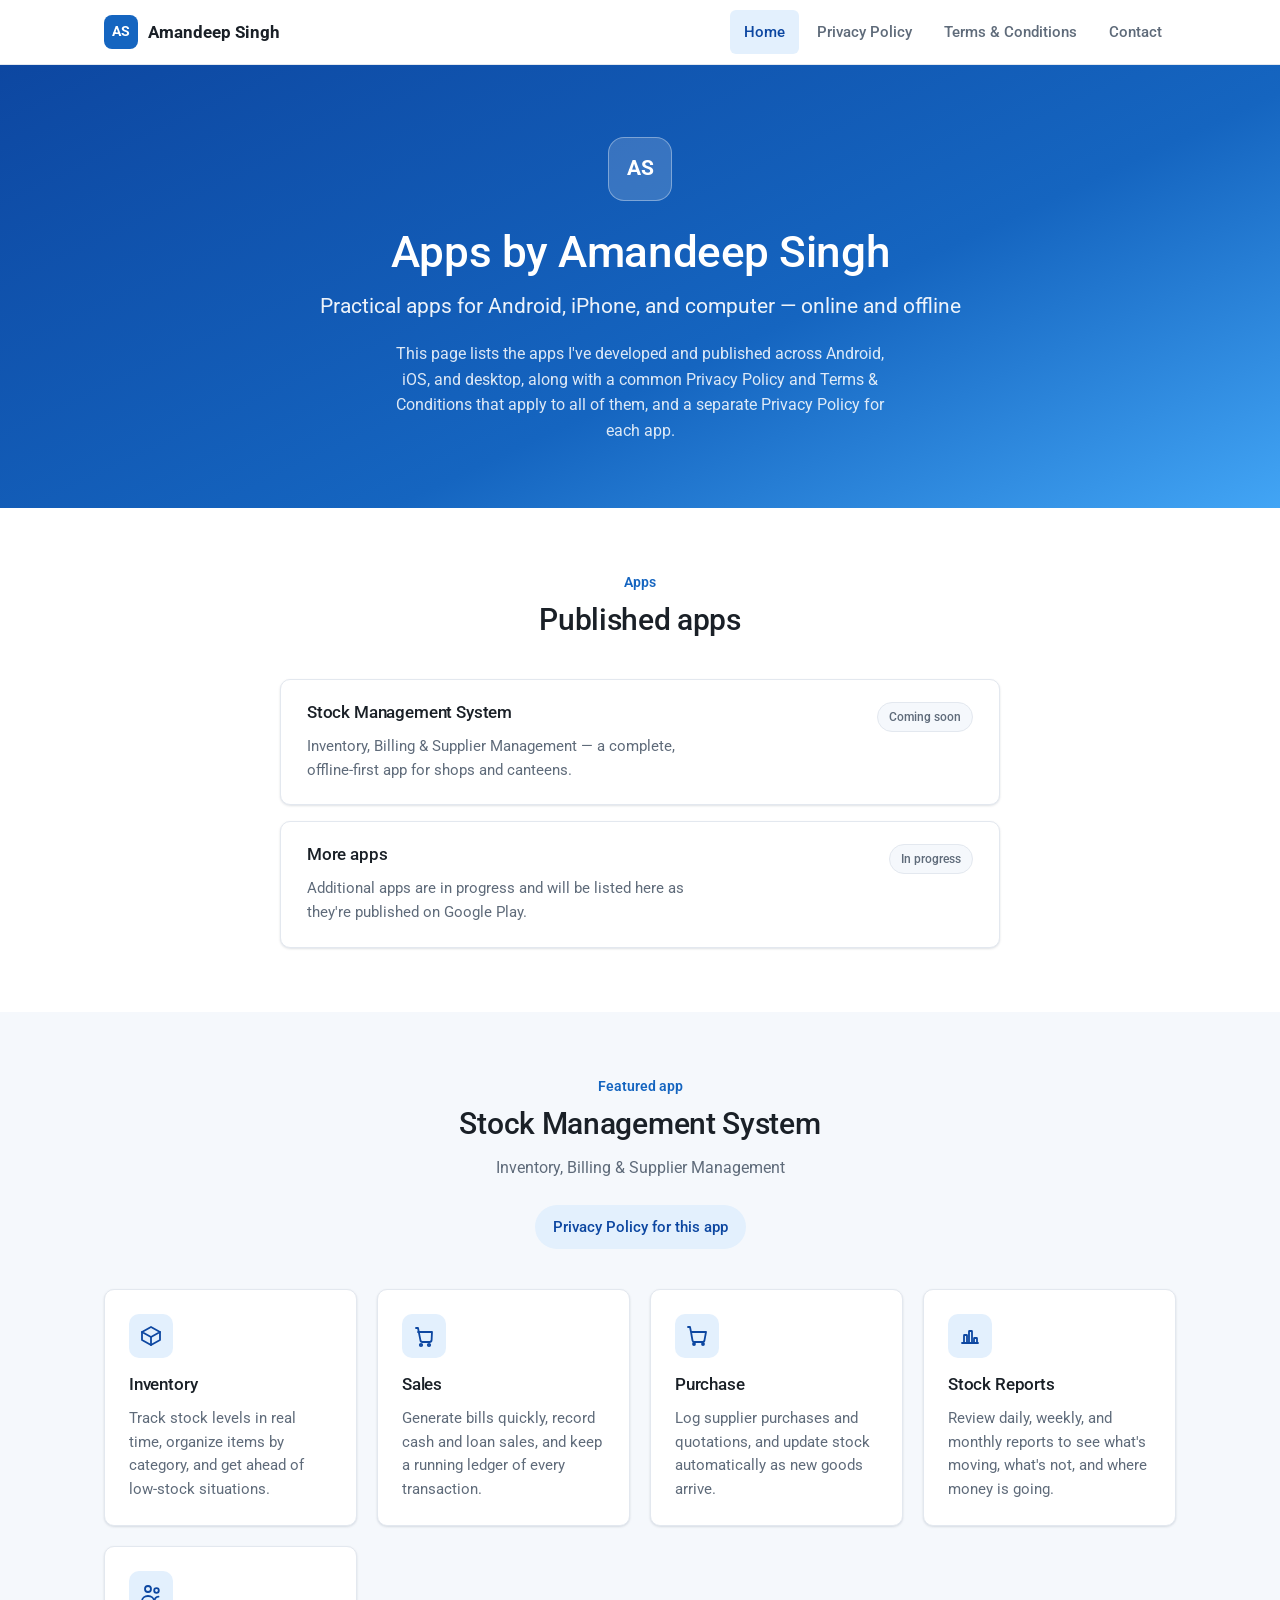
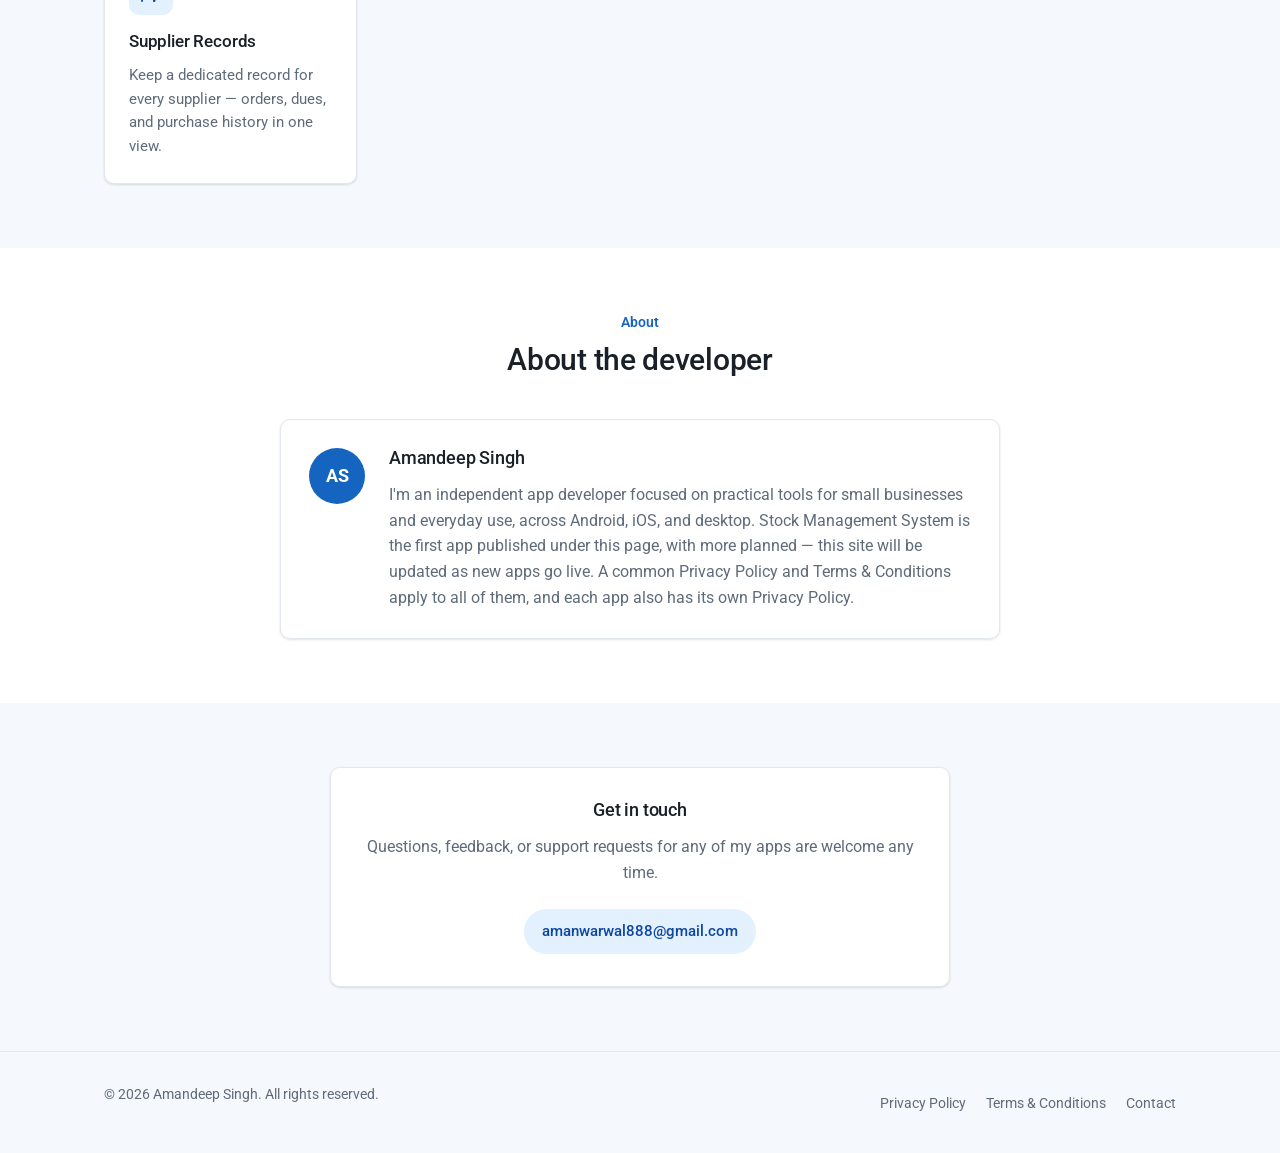
<file: index.html>
<!DOCTYPE html>
<html lang="en">
<head>
<meta charset="UTF-8">
<meta name="viewport" content="width=device-width, initial-scale=1">
<title>Amandeep Singh — Apps</title>
<meta name="description" content="Apps developed and published by Amandeep Singh for Android, iPhone, and computer, including Stock Management System for inventory, billing, and supplier management.">
<link rel="preconnect" href="https://fonts.googleapis.com">
<link rel="preconnect" href="https://fonts.gstatic.com" crossorigin>
<link href="https://fonts.googleapis.com/css2?family=Roboto:wght@400;500;700&display=swap" rel="stylesheet">
<link rel="stylesheet" href="style.css">
</head>
<body>

<header class="site-header">
  <nav class="nav container">
    <a class="nav-brand" href="index.html">
      <span class="brand-mark">AS</span>
      Amandeep Singh
    </a>
    <button class="nav-toggle" aria-label="Toggle menu" aria-expanded="false">
      <svg viewBox="0 0 24 24" fill="none" stroke="currentColor" stroke-width="2" stroke-linecap="round"><path d="M4 6h16M4 12h16M4 18h16"/></svg>
    </button>
    <ul class="nav-links">
      <li><a href="index.html">Home</a></li>
      <li><a href="privacy.html">Privacy Policy</a></li>
      <li><a href="terms.html">Terms &amp; Conditions</a></li>
      <li><a href="contact.html">Contact</a></li>
    </ul>
  </nav>
</header>

<main>

  <section class="hero">
    <div class="container">
      <div class="hero-icon">AS</div>
      <h1>Apps by Amandeep Singh</h1>
      <p class="subtitle">Practical apps for Android, iPhone, and computer — online and offline</p>
      <p class="lede">This page lists the apps I've developed and published across Android, iOS, and desktop, along with a common Privacy Policy and Terms &amp; Conditions that apply to all of them, and a separate Privacy Policy for each app.</p>
    </div>
  </section>

  <section id="apps">
    <div class="container">
      <div class="section-head">
        <div class="eyebrow">Apps</div>
        <h2>Published apps</h2>
      </div>

      <div class="app-list">
        <div class="app-card">
          <a class="app-link" href="#stock-management-system">
            <h3>Stock Management System</h3>
            <p>Inventory, Billing &amp; Supplier Management — a complete, offline-first app for shops and canteens.</p>
          </a>
          <span class="app-status soon">Coming soon</span>
        </div>

        <div class="app-card">
          <div>
            <h3>More apps</h3>
            <p>Additional apps are in progress and will be listed here as they're published on Google Play.</p>
          </div>
          <span class="app-status soon">In progress</span>
        </div>
      </div>
    </div>
  </section>

  <section class="alt" id="stock-management-system">
    <div class="container">
      <div class="section-head">
        <div class="eyebrow">Featured app</div>
        <h2>Stock Management System</h2>
        <p>Inventory, Billing &amp; Supplier Management</p>
        <a class="email-pill" href="privacy-stock-management-system.html">Privacy Policy for this app</a>
      </div>

      <div class="feature-grid">

        <div class="feature-card">
          <div class="feature-icon">
            <svg viewBox="0 0 24 24" fill="none" stroke="currentColor" stroke-width="1.8" stroke-linecap="round" stroke-linejoin="round"><path d="M21 8l-9-5-9 5 9 5 9-5z"/><path d="M3 8v8l9 5 9-5V8"/><path d="M12 13v8"/></svg>
          </div>
          <h3>Inventory</h3>
          <p>Track stock levels in real time, organize items by category, and get ahead of low-stock situations.</p>
        </div>

        <div class="feature-card">
          <div class="feature-icon">
            <svg viewBox="0 0 24 24" fill="none" stroke="currentColor" stroke-width="1.8" stroke-linecap="round" stroke-linejoin="round"><path d="M4 4h2l2.4 12.2a2 2 0 002 1.8h7.2a2 2 0 002-1.8L20 8H6"/><circle cx="9" cy="21" r="1.2"/><circle cx="17" cy="21" r="1.2"/></svg>
          </div>
          <h3>Sales</h3>
          <p>Generate bills quickly, record cash and loan sales, and keep a running ledger of every transaction.</p>
        </div>

        <div class="feature-card">
          <div class="feature-icon">
            <svg viewBox="0 0 24 24" fill="none" stroke="currentColor" stroke-width="1.8" stroke-linecap="round" stroke-linejoin="round"><path d="M3 3h2l1 5m0 0l1.5 8.5a2 2 0 002 1.5h8a2 2 0 002-1.8L21 8H6"/><path d="M9 21a1 1 0 100-2 1 1 0 000 2zM18 21a1 1 0 100-2 1 1 0 000 2z"/></svg>
          </div>
          <h3>Purchase</h3>
          <p>Log supplier purchases and quotations, and update stock automatically as new goods arrive.</p>
        </div>

        <div class="feature-card">
          <div class="feature-icon">
            <svg viewBox="0 0 24 24" fill="none" stroke="currentColor" stroke-width="1.8" stroke-linecap="round" stroke-linejoin="round"><path d="M4 19h16"/><rect x="6" y="11" width="3" height="8" rx="0.5"/><rect x="11" y="7" width="3" height="12" rx="0.5"/><rect x="16" y="14" width="3" height="5" rx="0.5"/></svg>
          </div>
          <h3>Stock Reports</h3>
          <p>Review daily, weekly, and monthly reports to see what's moving, what's not, and where money is going.</p>
        </div>

        <div class="feature-card">
          <div class="feature-icon">
            <svg viewBox="0 0 24 24" fill="none" stroke="currentColor" stroke-width="1.8" stroke-linecap="round" stroke-linejoin="round"><circle cx="9" cy="8" r="3"/><path d="M3 20c0-3 2.7-5 6-5s6 2 6 5"/><circle cx="17.5" cy="9.5" r="2.3"/><path d="M15.5 20c.2-2.4 1.8-4 4-4.3"/></svg>
          </div>
          <h3>Supplier Records</h3>
          <p>Keep a dedicated record for every supplier — orders, dues, and purchase history in one view.</p>
        </div>

      </div>
    </div>
  </section>

  <section id="about">
    <div class="container">
      <div class="section-head">
        <div class="eyebrow">About</div>
        <h2>About the developer</h2>
      </div>
      <div class="about-card">
        <div class="avatar">AS</div>
        <div>
          <h3>Amandeep Singh</h3>
          <p>I'm an independent app developer focused on practical tools for small businesses and everyday use, across Android, iOS, and desktop. Stock Management System is the first app published under this page, with more planned — this site will be updated as new apps go live. A common Privacy Policy and Terms &amp; Conditions apply to all of them, and each app also has its own Privacy Policy.</p>
        </div>
      </div>
    </div>
  </section>

  <section class="alt" id="get-in-touch">
    <div class="container">
      <div class="contact-panel">
        <h3>Get in touch</h3>
        <p>Questions, feedback, or support requests for any of my apps are welcome any time.</p>
        <a class="email-pill" href="mailto:amanwarwal888@gmail.com">amanwarwal888@gmail.com</a>
      </div>
    </div>
  </section>

</main>

<footer class="site-footer">
  <div class="container footer-inner">
    <p class="footer-copy">&copy; <span data-year></span> Amandeep Singh. All rights reserved.</p>
    <ul class="footer-links">
      <li><a href="privacy.html">Privacy Policy</a></li>
      <li><a href="terms.html">Terms &amp; Conditions</a></li>
      <li><a href="contact.html">Contact</a></li>
    </ul>
  </div>
</footer>

<script src="script.js"></script>
</body>
</html>
</file>
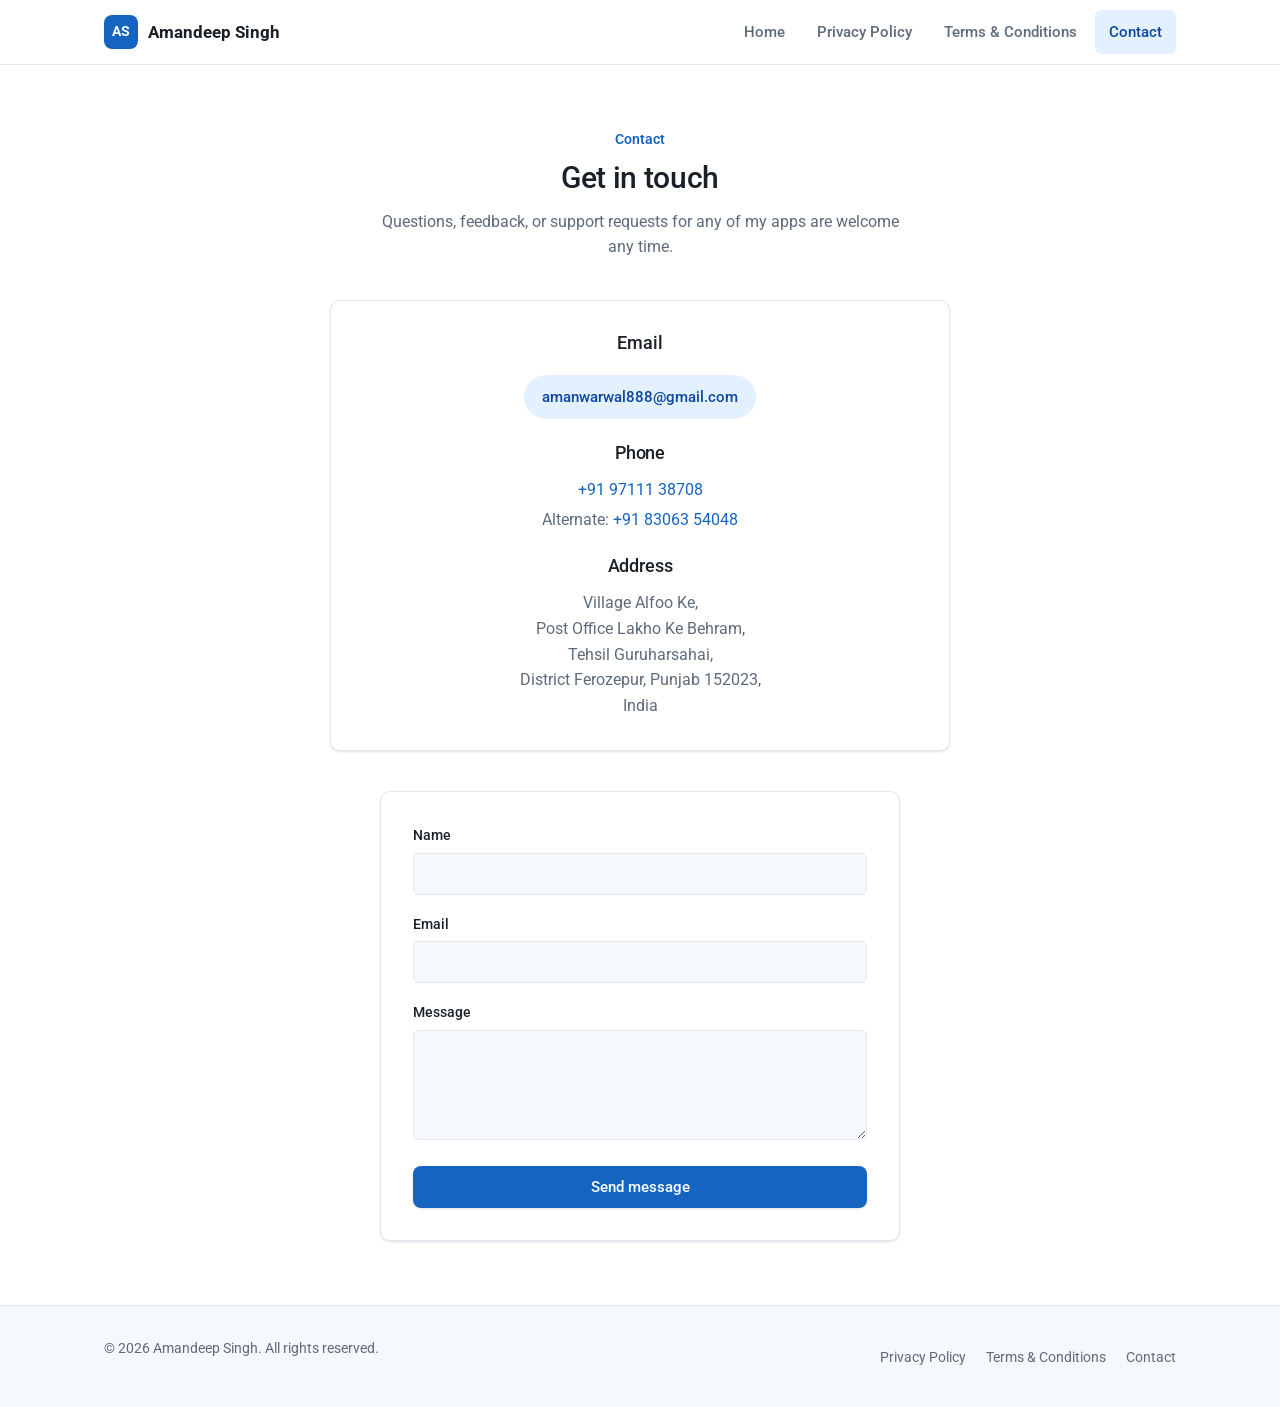
<file: contact.html>
<!DOCTYPE html>
<html lang="en">
<head>
<meta charset="UTF-8">
<meta name="viewport" content="width=device-width, initial-scale=1">
<title>Contact — Amandeep Singh Apps</title>
<meta name="description" content="Contact Amandeep Singh, developer of Stock Management System and other apps across Android, iOS, and desktop.">
<link rel="preconnect" href="https://fonts.googleapis.com">
<link rel="preconnect" href="https://fonts.gstatic.com" crossorigin>
<link href="https://fonts.googleapis.com/css2?family=Roboto:wght@400;500;700&display=swap" rel="stylesheet">
<link rel="stylesheet" href="style.css">
</head>
<body>

<header class="site-header">
  <nav class="nav container">
    <a class="nav-brand" href="index.html">
      <span class="brand-mark">AS</span>
      Amandeep Singh
    </a>
    <button class="nav-toggle" aria-label="Toggle menu" aria-expanded="false">
      <svg viewBox="0 0 24 24" fill="none" stroke="currentColor" stroke-width="2" stroke-linecap="round"><path d="M4 6h16M4 12h16M4 18h16"/></svg>
    </button>
    <ul class="nav-links">
      <li><a href="index.html">Home</a></li>
      <li><a href="privacy.html">Privacy Policy</a></li>
      <li><a href="terms.html">Terms &amp; Conditions</a></li>
      <li><a href="contact.html">Contact</a></li>
    </ul>
  </nav>
</header>

<main>
  <section>
    <div class="container">
      <div class="section-head">
        <div class="eyebrow">Contact</div>
        <h2>Get in touch</h2>
        <p>Questions, feedback, or support requests for any of my apps are welcome any time.</p>
      </div>

      <div class="contact-panel" style="margin-bottom: 40px;">
        <h3>Email</h3>
        <a class="email-pill" href="mailto:amanwarwal888@gmail.com">amanwarwal888@gmail.com</a>

        <h3 style="margin-top: 24px;">Phone</h3>
        <p style="margin-bottom: 4px;"><a href="tel:+919711138708">+91 97111 38708</a></p>
        <p style="margin-bottom: 0;">Alternate: <a href="tel:+918306354048">+91 83063 54048</a></p>

        <h3 style="margin-top: 24px;">Address</h3>
        <p style="margin-bottom: 0;">
          Village Alfoo Ke,<br>
          Post Office Lakho Ke Behram,<br>
          Tehsil Guruharsahai,<br>
          District Ferozepur, Punjab 152023,<br>
          India
        </p>
      </div>

      <form class="contact-form" id="contact-form" data-contact-email="amanwarwal888@gmail.com" novalidate>
        <div class="form-field">
          <label for="cf-name">Name</label>
          <input type="text" id="cf-name" name="name" autocomplete="name">
          <p class="form-error">Please enter your name.</p>
        </div>

        <div class="form-field">
          <label for="cf-email">Email</label>
          <input type="email" id="cf-email" name="email" autocomplete="email">
          <p class="form-error">Please enter a valid email address.</p>
        </div>

        <div class="form-field">
          <label for="cf-message">Message</label>
          <textarea id="cf-message" name="message"></textarea>
          <p class="form-error">Please enter a message.</p>
        </div>

        <button type="submit" class="btn-primary">Send message</button>
        <p class="form-status" id="form-status"></p>
      </form>
    </div>
  </section>
</main>

<footer class="site-footer">
  <div class="container footer-inner">
    <p class="footer-copy">&copy; <span data-year></span> Amandeep Singh. All rights reserved.</p>
    <ul class="footer-links">
      <li><a href="privacy.html">Privacy Policy</a></li>
      <li><a href="terms.html">Terms &amp; Conditions</a></li>
      <li><a href="contact.html">Contact</a></li>
    </ul>
  </div>
</footer>

<script src="script.js"></script>
</body>
</html>
</file>
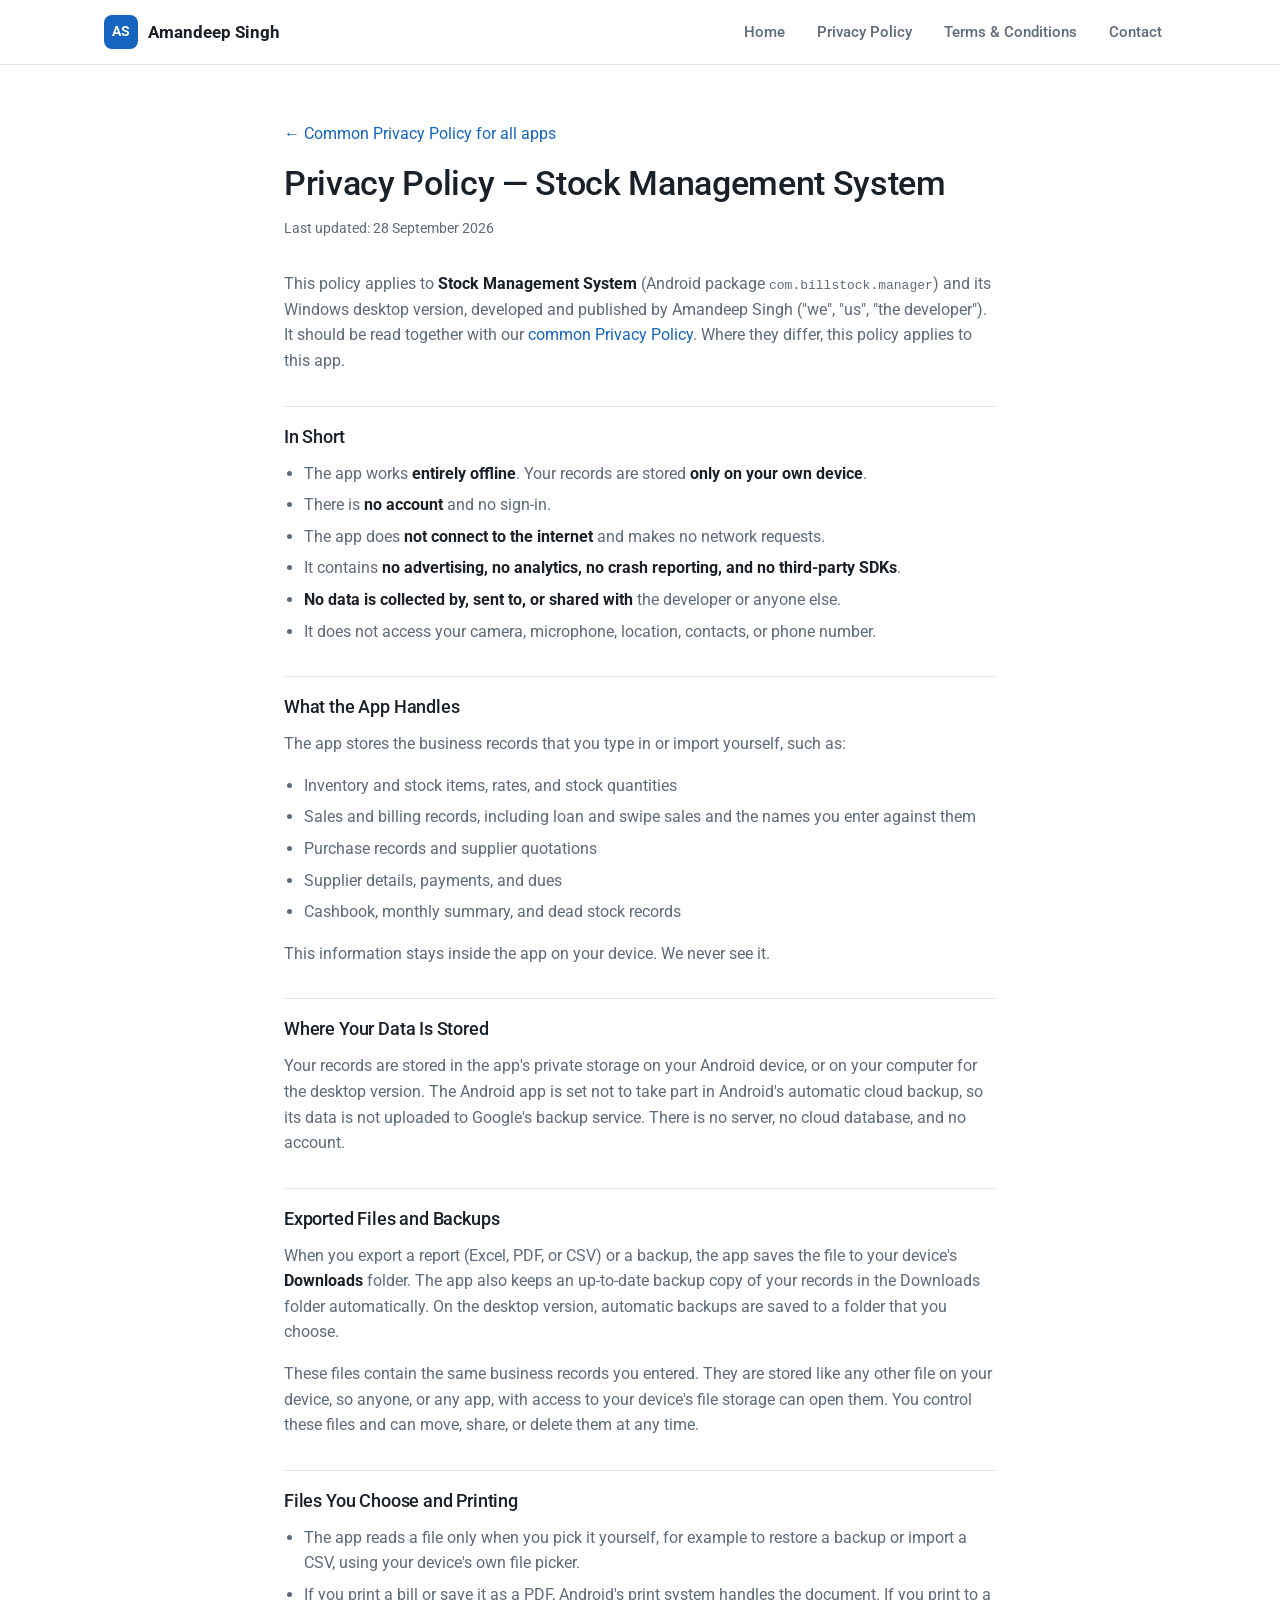
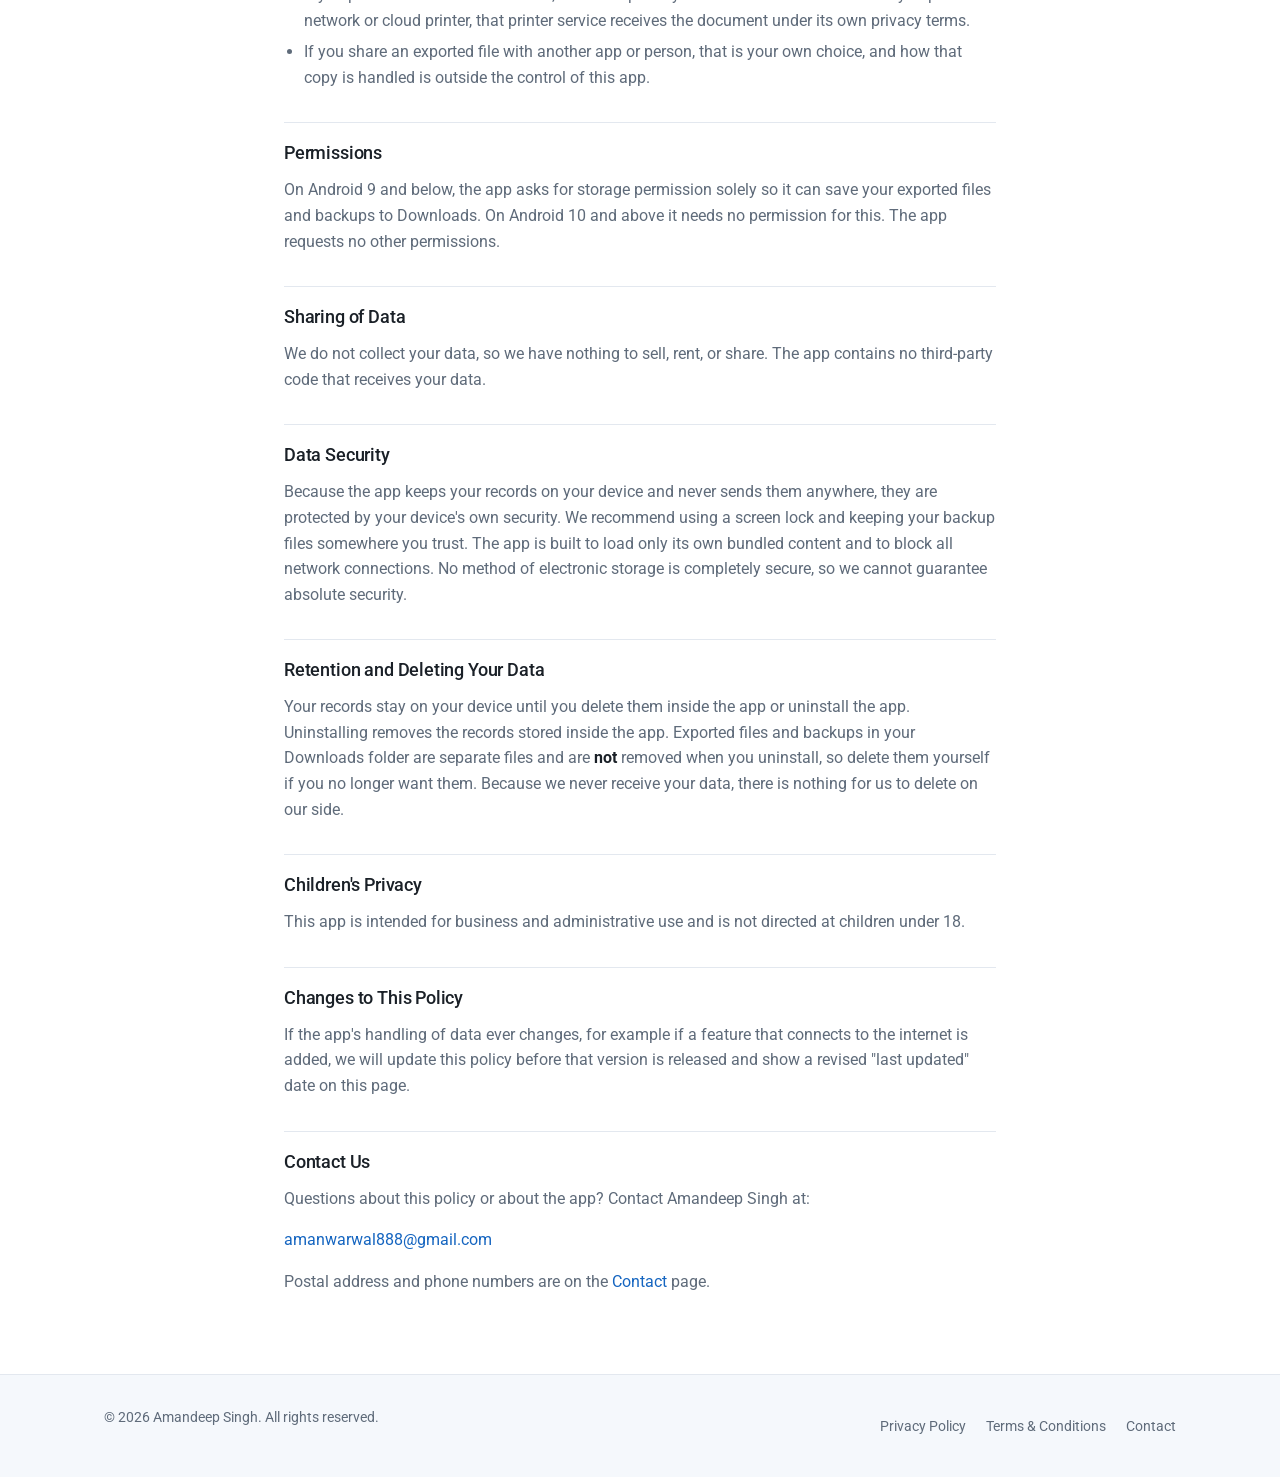
<file: privacy-stock-management-system.html>
<!DOCTYPE html>
<html lang="en">
<head>
<meta charset="UTF-8">
<meta name="viewport" content="width=device-width, initial-scale=1">
<title>Privacy Policy — Stock Management System</title>
<meta name="description" content="Privacy Policy for the Stock Management System app by Amandeep Singh: fully offline, no account, no data collected.">
<link rel="preconnect" href="https://fonts.googleapis.com">
<link rel="preconnect" href="https://fonts.gstatic.com" crossorigin>
<link href="https://fonts.googleapis.com/css2?family=Roboto:wght@400;500;700&display=swap" rel="stylesheet">
<link rel="stylesheet" href="style.css">
</head>
<body>

<header class="site-header">
  <nav class="nav container">
    <a class="nav-brand" href="index.html">
      <span class="brand-mark">AS</span>
      Amandeep Singh
    </a>
    <button class="nav-toggle" aria-label="Toggle menu" aria-expanded="false">
      <svg viewBox="0 0 24 24" fill="none" stroke="currentColor" stroke-width="2" stroke-linecap="round"><path d="M4 6h16M4 12h16M4 18h16"/></svg>
    </button>
    <ul class="nav-links">
      <li><a href="index.html">Home</a></li>
      <li><a href="privacy.html">Privacy Policy</a></li>
      <li><a href="terms.html">Terms &amp; Conditions</a></li>
      <li><a href="contact.html">Contact</a></li>
    </ul>
  </nav>
</header>

<main>
  <section class="legal-page">
    <div class="container">
      <p><a href="privacy.html">&larr; Common Privacy Policy for all apps</a></p>
      <h1>Privacy Policy — Stock Management System</h1>
      <p class="updated-date">Last updated: 28 September 2026</p>

      <p>This policy applies to <strong>Stock Management System</strong> (Android package <code>com.billstock.manager</code>) and its Windows desktop version, developed and published by Amandeep Singh ("we", "us", "the developer"). It should be read together with our <a href="privacy.html">common Privacy Policy</a>. Where they differ, this policy applies to this app.</p>

      <h2>In Short</h2>
      <ul>
        <li>The app works <strong>entirely offline</strong>. Your records are stored <strong>only on your own device</strong>.</li>
        <li>There is <strong>no account</strong> and no sign-in.</li>
        <li>The app does <strong>not connect to the internet</strong> and makes no network requests.</li>
        <li>It contains <strong>no advertising, no analytics, no crash reporting, and no third-party SDKs</strong>.</li>
        <li><strong>No data is collected by, sent to, or shared with</strong> the developer or anyone else.</li>
        <li>It does not access your camera, microphone, location, contacts, or phone number.</li>
      </ul>

      <h2>What the App Handles</h2>
      <p>The app stores the business records that you type in or import yourself, such as:</p>
      <ul>
        <li>Inventory and stock items, rates, and stock quantities</li>
        <li>Sales and billing records, including loan and swipe sales and the names you enter against them</li>
        <li>Purchase records and supplier quotations</li>
        <li>Supplier details, payments, and dues</li>
        <li>Cashbook, monthly summary, and dead stock records</li>
      </ul>
      <p>This information stays inside the app on your device. We never see it.</p>

      <h2>Where Your Data Is Stored</h2>
      <p>Your records are stored in the app's private storage on your Android device, or on your computer for the desktop version. The Android app is set not to take part in Android's automatic cloud backup, so its data is not uploaded to Google's backup service. There is no server, no cloud database, and no account.</p>

      <h2>Exported Files and Backups</h2>
      <p>When you export a report (Excel, PDF, or CSV) or a backup, the app saves the file to your device's <strong>Downloads</strong> folder. The app also keeps an up-to-date backup copy of your records in the Downloads folder automatically. On the desktop version, automatic backups are saved to a folder that you choose.</p>
      <p>These files contain the same business records you entered. They are stored like any other file on your device, so anyone, or any app, with access to your device's file storage can open them. You control these files and can move, share, or delete them at any time.</p>

      <h2>Files You Choose and Printing</h2>
      <ul>
        <li>The app reads a file only when you pick it yourself, for example to restore a backup or import a CSV, using your device's own file picker.</li>
        <li>If you print a bill or save it as a PDF, Android's print system handles the document. If you print to a network or cloud printer, that printer service receives the document under its own privacy terms.</li>
        <li>If you share an exported file with another app or person, that is your own choice, and how that copy is handled is outside the control of this app.</li>
      </ul>

      <h2>Permissions</h2>
      <p>On Android 9 and below, the app asks for storage permission solely so it can save your exported files and backups to Downloads. On Android 10 and above it needs no permission for this. The app requests no other permissions.</p>

      <h2>Sharing of Data</h2>
      <p>We do not collect your data, so we have nothing to sell, rent, or share. The app contains no third-party code that receives your data.</p>

      <h2>Data Security</h2>
      <p>Because the app keeps your records on your device and never sends them anywhere, they are protected by your device's own security. We recommend using a screen lock and keeping your backup files somewhere you trust. The app is built to load only its own bundled content and to block all network connections. No method of electronic storage is completely secure, so we cannot guarantee absolute security.</p>

      <h2>Retention and Deleting Your Data</h2>
      <p>Your records stay on your device until you delete them inside the app or uninstall the app. Uninstalling removes the records stored inside the app. Exported files and backups in your Downloads folder are separate files and are <strong>not</strong> removed when you uninstall, so delete them yourself if you no longer want them. Because we never receive your data, there is nothing for us to delete on our side.</p>

      <h2>Children's Privacy</h2>
      <p>This app is intended for business and administrative use and is not directed at children under 18.</p>

      <h2>Changes to This Policy</h2>
      <p>If the app's handling of data ever changes, for example if a feature that connects to the internet is added, we will update this policy before that version is released and show a revised "last updated" date on this page.</p>

      <h2>Contact Us</h2>
      <p>Questions about this policy or about the app? Contact Amandeep Singh at:</p>
      <p><a href="mailto:amanwarwal888@gmail.com">amanwarwal888@gmail.com</a></p>
      <p>Postal address and phone numbers are on the <a href="contact.html">Contact</a> page.</p>
    </div>
  </section>
</main>

<footer class="site-footer">
  <div class="container footer-inner">
    <p class="footer-copy">&copy; <span data-year></span> Amandeep Singh. All rights reserved.</p>
    <ul class="footer-links">
      <li><a href="privacy.html">Privacy Policy</a></li>
      <li><a href="terms.html">Terms &amp; Conditions</a></li>
      <li><a href="contact.html">Contact</a></li>
    </ul>
  </div>
</footer>

<script src="script.js"></script>
</body>
</html>
</file>
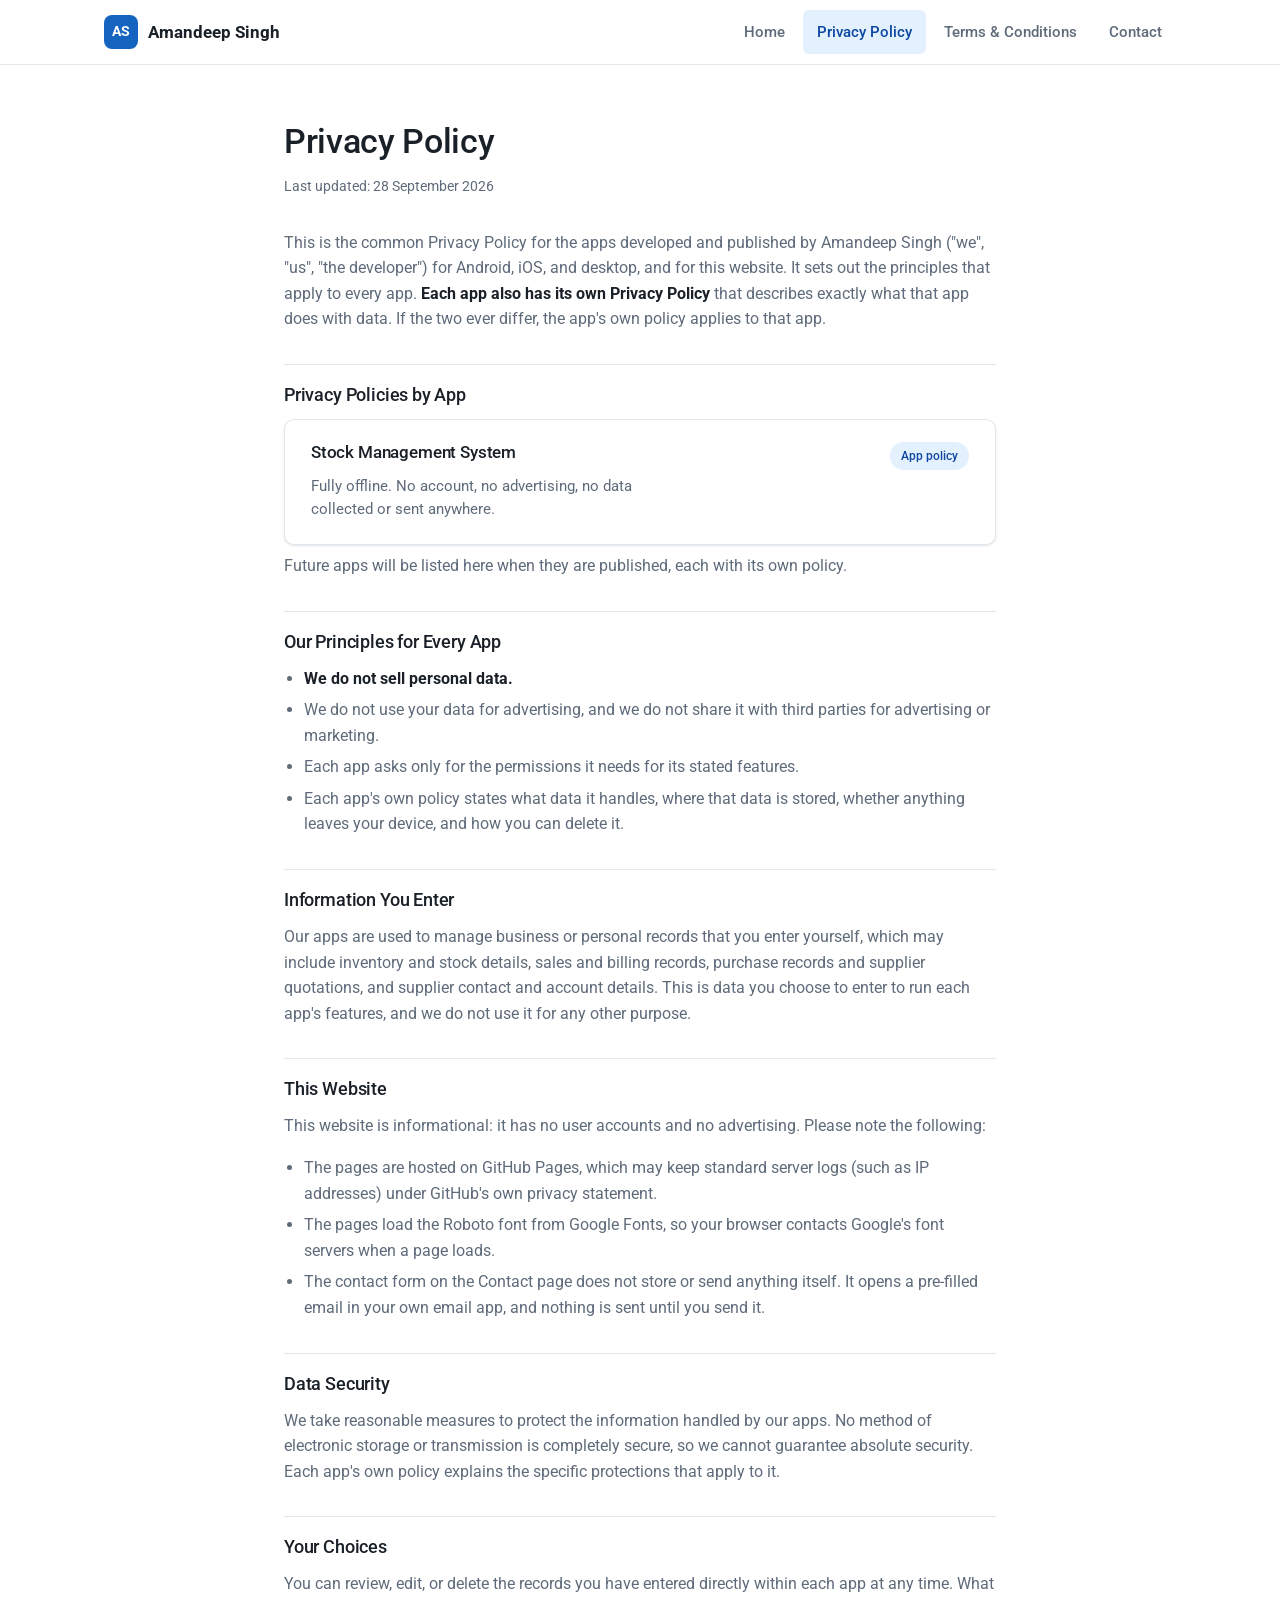
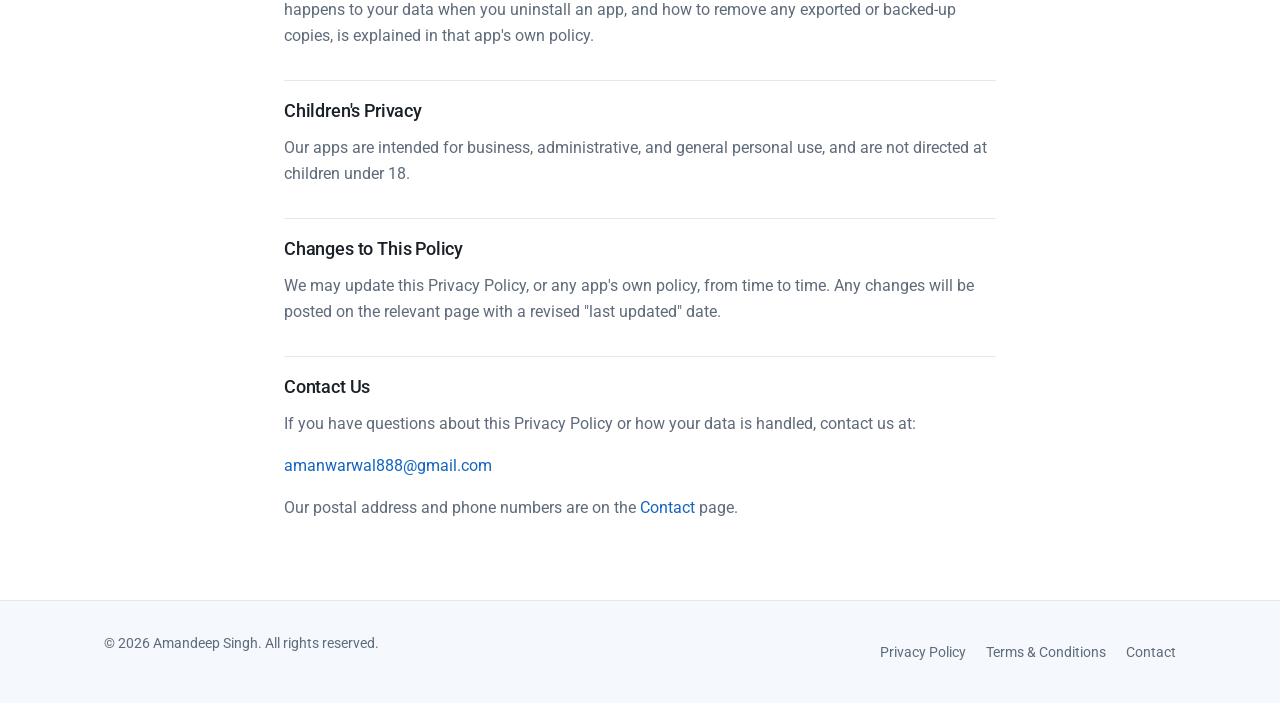
<file: privacy.html>
<!DOCTYPE html>
<html lang="en">
<head>
<meta charset="UTF-8">
<meta name="viewport" content="width=device-width, initial-scale=1">
<title>Privacy Policy — Amandeep Singh Apps</title>
<meta name="description" content="Common Privacy Policy for apps developed and published by Amandeep Singh, with a link to each app's own Privacy Policy.">
<link rel="preconnect" href="https://fonts.googleapis.com">
<link rel="preconnect" href="https://fonts.gstatic.com" crossorigin>
<link href="https://fonts.googleapis.com/css2?family=Roboto:wght@400;500;700&display=swap" rel="stylesheet">
<link rel="stylesheet" href="style.css">
</head>
<body>

<header class="site-header">
  <nav class="nav container">
    <a class="nav-brand" href="index.html">
      <span class="brand-mark">AS</span>
      Amandeep Singh
    </a>
    <button class="nav-toggle" aria-label="Toggle menu" aria-expanded="false">
      <svg viewBox="0 0 24 24" fill="none" stroke="currentColor" stroke-width="2" stroke-linecap="round"><path d="M4 6h16M4 12h16M4 18h16"/></svg>
    </button>
    <ul class="nav-links">
      <li><a href="index.html">Home</a></li>
      <li><a href="privacy.html">Privacy Policy</a></li>
      <li><a href="terms.html">Terms &amp; Conditions</a></li>
      <li><a href="contact.html">Contact</a></li>
    </ul>
  </nav>
</header>

<main>
  <section class="legal-page">
    <div class="container">
      <h1>Privacy Policy</h1>
      <p class="updated-date">Last updated: 28 September 2026</p>

      <p>This is the common Privacy Policy for the apps developed and published by Amandeep Singh ("we", "us", "the developer") for Android, iOS, and desktop, and for this website. It sets out the principles that apply to every app. <strong>Each app also has its own Privacy Policy</strong> that describes exactly what that app does with data. If the two ever differ, the app's own policy applies to that app.</p>

      <h2>Privacy Policies by App</h2>
      <div class="app-list" style="margin: 0 0 8px; max-width: none;">
        <div class="app-card">
          <a class="app-link" href="privacy-stock-management-system.html">
            <h3>Stock Management System</h3>
            <p>Fully offline. No account, no advertising, no data collected or sent anywhere.</p>
          </a>
          <span class="app-status live">App policy</span>
        </div>
      </div>
      <p>Future apps will be listed here when they are published, each with its own policy.</p>

      <h2>Our Principles for Every App</h2>
      <ul>
        <li><strong>We do not sell personal data.</strong></li>
        <li>We do not use your data for advertising, and we do not share it with third parties for advertising or marketing.</li>
        <li>Each app asks only for the permissions it needs for its stated features.</li>
        <li>Each app's own policy states what data it handles, where that data is stored, whether anything leaves your device, and how you can delete it.</li>
      </ul>

      <h2>Information You Enter</h2>
      <p>Our apps are used to manage business or personal records that you enter yourself, which may include inventory and stock details, sales and billing records, purchase records and supplier quotations, and supplier contact and account details. This is data you choose to enter to run each app's features, and we do not use it for any other purpose.</p>

      <h2>This Website</h2>
      <p>This website is informational: it has no user accounts and no advertising. Please note the following:</p>
      <ul>
        <li>The pages are hosted on GitHub Pages, which may keep standard server logs (such as IP addresses) under GitHub's own privacy statement.</li>
        <li>The pages load the Roboto font from Google Fonts, so your browser contacts Google's font servers when a page loads.</li>
        <li>The contact form on the Contact page does not store or send anything itself. It opens a pre-filled email in your own email app, and nothing is sent until you send it.</li>
      </ul>

      <h2>Data Security</h2>
      <p>We take reasonable measures to protect the information handled by our apps. No method of electronic storage or transmission is completely secure, so we cannot guarantee absolute security. Each app's own policy explains the specific protections that apply to it.</p>

      <h2>Your Choices</h2>
      <p>You can review, edit, or delete the records you have entered directly within each app at any time. What happens to your data when you uninstall an app, and how to remove any exported or backed-up copies, is explained in that app's own policy.</p>

      <h2>Children's Privacy</h2>
      <p>Our apps are intended for business, administrative, and general personal use, and are not directed at children under 18.</p>

      <h2>Changes to This Policy</h2>
      <p>We may update this Privacy Policy, or any app's own policy, from time to time. Any changes will be posted on the relevant page with a revised "last updated" date.</p>

      <h2>Contact Us</h2>
      <p>If you have questions about this Privacy Policy or how your data is handled, contact us at:</p>
      <p><a href="mailto:amanwarwal888@gmail.com">amanwarwal888@gmail.com</a></p>
      <p>Our postal address and phone numbers are on the <a href="contact.html">Contact</a> page.</p>
    </div>
  </section>
</main>

<footer class="site-footer">
  <div class="container footer-inner">
    <p class="footer-copy">&copy; <span data-year></span> Amandeep Singh. All rights reserved.</p>
    <ul class="footer-links">
      <li><a href="privacy.html">Privacy Policy</a></li>
      <li><a href="terms.html">Terms &amp; Conditions</a></li>
      <li><a href="contact.html">Contact</a></li>
    </ul>
  </div>
</footer>

<script src="script.js"></script>
</body>
</html>
</file>
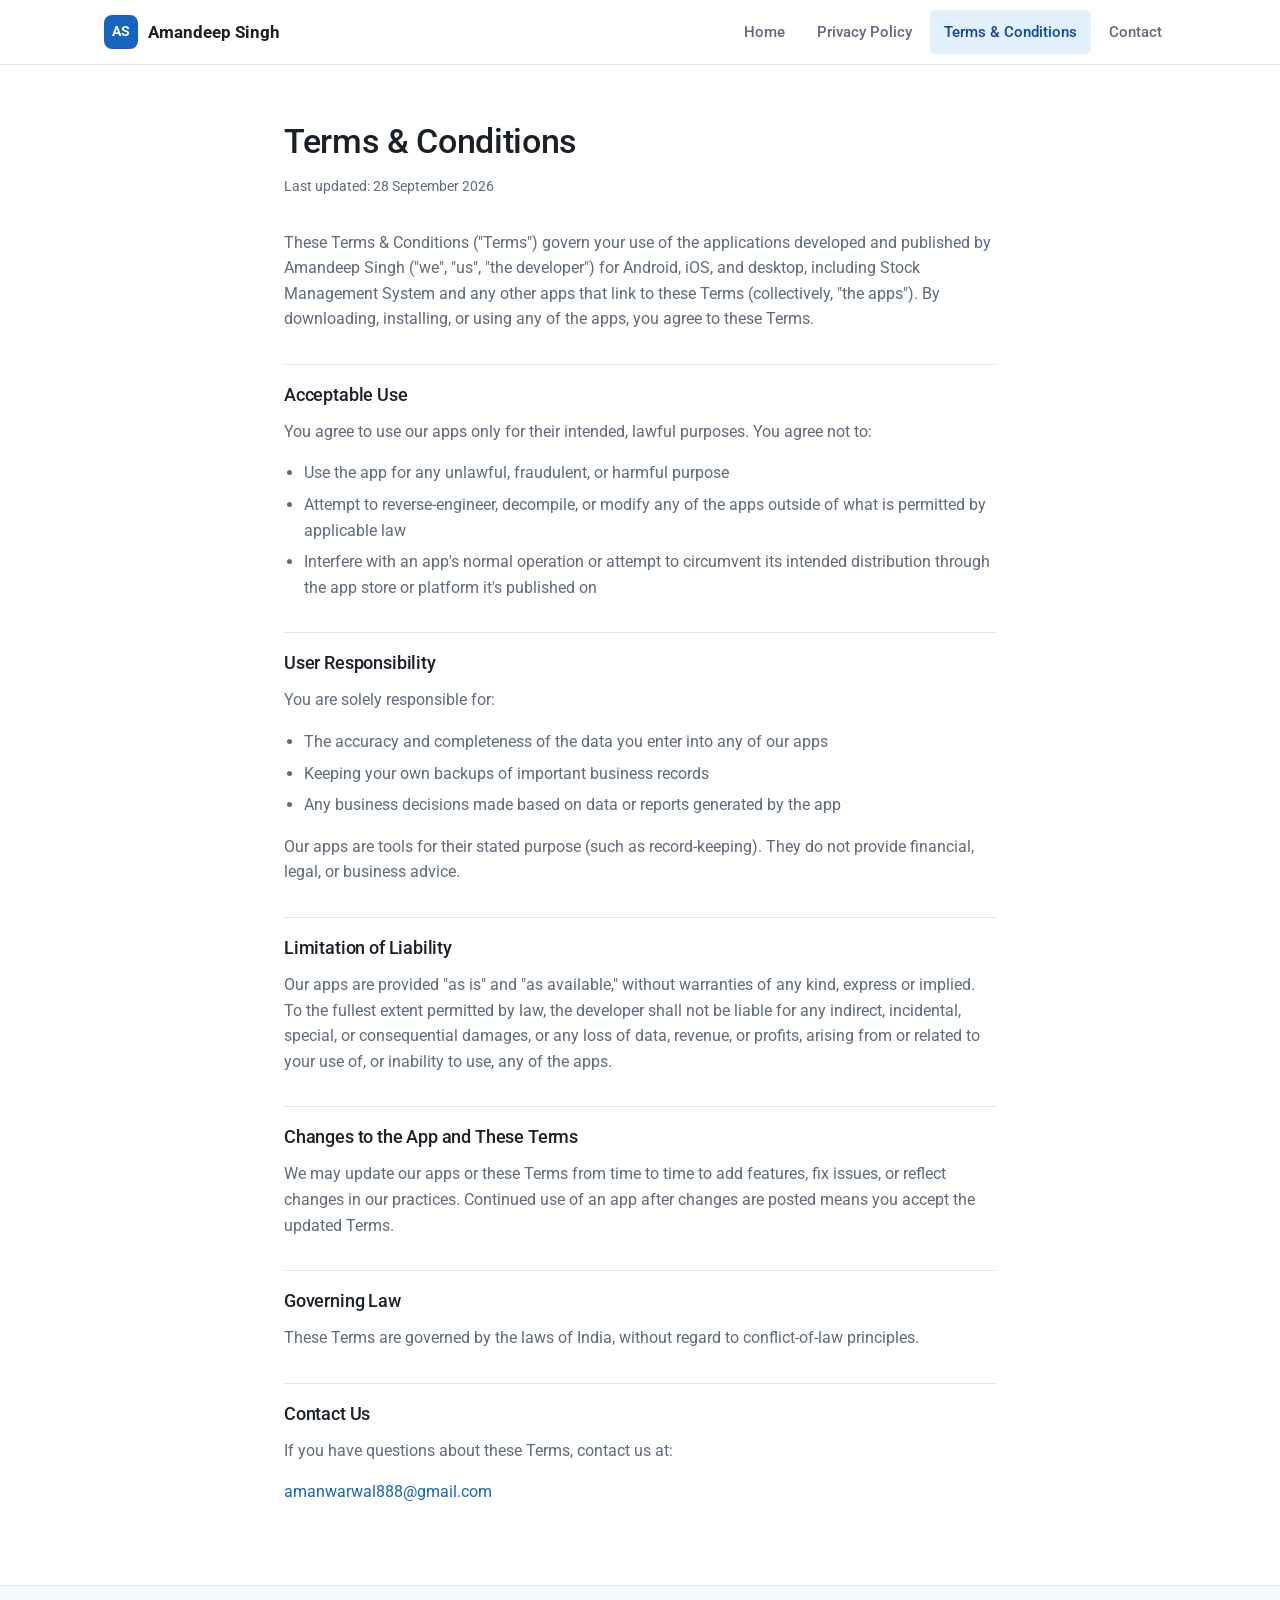
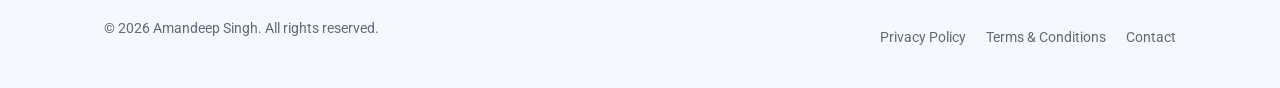
<file: terms.html>
<!DOCTYPE html>
<html lang="en">
<head>
<meta charset="UTF-8">
<meta name="viewport" content="width=device-width, initial-scale=1">
<title>Terms &amp; Conditions — Amandeep Singh Apps</title>
<meta name="description" content="Terms and Conditions for apps developed and published by Amandeep Singh across Android, iOS, and desktop.">
<link rel="preconnect" href="https://fonts.googleapis.com">
<link rel="preconnect" href="https://fonts.gstatic.com" crossorigin>
<link href="https://fonts.googleapis.com/css2?family=Roboto:wght@400;500;700&display=swap" rel="stylesheet">
<link rel="stylesheet" href="style.css">
</head>
<body>

<header class="site-header">
  <nav class="nav container">
    <a class="nav-brand" href="index.html">
      <span class="brand-mark">AS</span>
      Amandeep Singh
    </a>
    <button class="nav-toggle" aria-label="Toggle menu" aria-expanded="false">
      <svg viewBox="0 0 24 24" fill="none" stroke="currentColor" stroke-width="2" stroke-linecap="round"><path d="M4 6h16M4 12h16M4 18h16"/></svg>
    </button>
    <ul class="nav-links">
      <li><a href="index.html">Home</a></li>
      <li><a href="privacy.html">Privacy Policy</a></li>
      <li><a href="terms.html">Terms &amp; Conditions</a></li>
      <li><a href="contact.html">Contact</a></li>
    </ul>
  </nav>
</header>

<main>
  <section class="legal-page">
    <div class="container">
      <h1>Terms &amp; Conditions</h1>
      <p class="updated-date">Last updated: 28 September 2026</p>

      <p>These Terms &amp; Conditions ("Terms") govern your use of the applications developed and published by Amandeep Singh ("we", "us", "the developer") for Android, iOS, and desktop, including Stock Management System and any other apps that link to these Terms (collectively, "the apps"). By downloading, installing, or using any of the apps, you agree to these Terms.</p>

      <h2>Acceptable Use</h2>
      <p>You agree to use our apps only for their intended, lawful purposes. You agree not to:</p>
      <ul>
        <li>Use the app for any unlawful, fraudulent, or harmful purpose</li>
        <li>Attempt to reverse-engineer, decompile, or modify any of the apps outside of what is permitted by applicable law</li>
        <li>Interfere with an app's normal operation or attempt to circumvent its intended distribution through the app store or platform it's published on</li>
      </ul>

      <h2>User Responsibility</h2>
      <p>You are solely responsible for:</p>
      <ul>
        <li>The accuracy and completeness of the data you enter into any of our apps</li>
        <li>Keeping your own backups of important business records</li>
        <li>Any business decisions made based on data or reports generated by the app</li>
      </ul>
      <p>Our apps are tools for their stated purpose (such as record-keeping). They do not provide financial, legal, or business advice.</p>

      <h2>Limitation of Liability</h2>
      <p>Our apps are provided "as is" and "as available," without warranties of any kind, express or implied. To the fullest extent permitted by law, the developer shall not be liable for any indirect, incidental, special, or consequential damages, or any loss of data, revenue, or profits, arising from or related to your use of, or inability to use, any of the apps.</p>

      <h2>Changes to the App and These Terms</h2>
      <p>We may update our apps or these Terms from time to time to add features, fix issues, or reflect changes in our practices. Continued use of an app after changes are posted means you accept the updated Terms.</p>

      <h2>Governing Law</h2>
      <p>These Terms are governed by the laws of India, without regard to conflict-of-law principles.</p>

      <h2>Contact Us</h2>
      <p>If you have questions about these Terms, contact us at:</p>
      <p><a href="mailto:amanwarwal888@gmail.com">amanwarwal888@gmail.com</a></p>
    </div>
  </section>
</main>

<footer class="site-footer">
  <div class="container footer-inner">
    <p class="footer-copy">&copy; <span data-year></span> Amandeep Singh. All rights reserved.</p>
    <ul class="footer-links">
      <li><a href="privacy.html">Privacy Policy</a></li>
      <li><a href="terms.html">Terms &amp; Conditions</a></li>
      <li><a href="contact.html">Contact</a></li>
    </ul>
  </div>
</footer>

<script src="script.js"></script>
</body>
</html>
</file>
<file: style.css>
/* ==========================================================================
   Stock Management System — Developer Website
   Material Design, blue & white theme
   ========================================================================== */

:root {
  --primary: #1565C0;
  --primary-dark: #0D47A1;
  --primary-light: #42A5F5;
  --primary-tint: #E3F0FD;
  --surface: #FFFFFF;
  --surface-alt: #F5F8FC;
  --text: #1A2027;
  --text-secondary: #5F6B7A;
  --divider: #E3E8EF;
  --shadow-1: 0 1px 2px rgba(15, 34, 58, 0.06), 0 1px 3px rgba(15, 34, 58, 0.08);
  --shadow-2: 0 2px 8px rgba(15, 34, 58, 0.10), 0 1px 3px rgba(15, 34, 58, 0.08);
  --radius: 10px;
  --max-width: 1120px;
}

* { box-sizing: border-box; }

html {
  scroll-behavior: smooth;
}

body {
  margin: 0;
  font-family: 'Roboto', -apple-system, BlinkMacSystemFont, 'Segoe UI', sans-serif;
  color: var(--text);
  background: var(--surface);
  line-height: 1.6;
  -webkit-font-smoothing: antialiased;
}

img, svg { display: block; max-width: 100%; }

h1, h2, h3, h4 {
  font-weight: 500;
  line-height: 1.25;
  margin: 0 0 12px;
  letter-spacing: -0.01em;
}

p { margin: 0 0 16px; color: var(--text-secondary); }

a {
  color: var(--primary);
  text-decoration: none;
}
a:hover { text-decoration: underline; }

a:focus-visible,
button:focus-visible,
input:focus-visible,
textarea:focus-visible {
  outline: 2px solid var(--primary-dark);
  outline-offset: 2px;
  border-radius: 4px;
}

.container {
  max-width: var(--max-width);
  margin: 0 auto;
  padding: 0 24px;
}

@media (prefers-reduced-motion: reduce) {
  html { scroll-behavior: auto; }
  * { animation-duration: 0.01ms !important; transition-duration: 0.01ms !important; }
}

/* ---------------------------------------------------------------------- */
/* Header / Navigation                                                    */
/* ---------------------------------------------------------------------- */

.site-header {
  position: sticky;
  top: 0;
  z-index: 100;
  background: var(--surface);
  border-bottom: 1px solid var(--divider);
}

.nav {
  display: flex;
  align-items: center;
  justify-content: space-between;
  height: 64px;
}

.nav-brand {
  display: flex;
  align-items: center;
  gap: 10px;
  font-weight: 700;
  font-size: 1.05rem;
  color: var(--text);
}

.nav-brand:hover { text-decoration: none; }

.brand-mark {
  width: 34px;
  height: 34px;
  border-radius: 8px;
  background: var(--primary);
  color: #fff;
  display: flex;
  align-items: center;
  justify-content: center;
  font-size: 0.85rem;
  font-weight: 700;
  flex-shrink: 0;
}

.nav-links {
  display: flex;
  align-items: center;
  gap: 4px;
  list-style: none;
  margin: 0;
  padding: 0;
}

.nav-links a {
  display: block;
  padding: 10px 14px;
  border-radius: 6px;
  color: var(--text-secondary);
  font-weight: 500;
  font-size: 0.94rem;
}

.nav-links a:hover {
  background: var(--primary-tint);
  color: var(--primary-dark);
  text-decoration: none;
}

.nav-links a[aria-current="page"] {
  color: var(--primary-dark);
  background: var(--primary-tint);
}

.nav-toggle {
  display: none;
  background: none;
  border: none;
  padding: 8px;
  cursor: pointer;
  border-radius: 6px;
}

.nav-toggle svg { width: 24px; height: 24px; color: var(--text); }

@media (max-width: 760px) {
  .nav-toggle { display: inline-flex; }

  .nav-links {
    position: absolute;
    top: 64px;
    left: 0;
    right: 0;
    flex-direction: column;
    align-items: stretch;
    background: var(--surface);
    border-bottom: 1px solid var(--divider);
    box-shadow: var(--shadow-2);
    padding: 8px 16px 16px;
    gap: 2px;
    display: none;
  }

  .nav-links.open { display: flex; }

  .nav-links a { padding: 12px 14px; }
}

/* ---------------------------------------------------------------------- */
/* Hero                                                                    */
/* ---------------------------------------------------------------------- */

.hero {
  background: linear-gradient(155deg, var(--primary-dark) 0%, var(--primary) 60%, var(--primary-light) 100%);
  color: #fff;
  padding: 72px 0 64px;
  text-align: center;
}

.hero-icon {
  width: 64px;
  height: 64px;
  border-radius: 16px;
  background: rgba(255, 255, 255, 0.16);
  border: 1px solid rgba(255, 255, 255, 0.35);
  display: flex;
  align-items: center;
  justify-content: center;
  margin: 0 auto 24px;
  font-weight: 700;
  font-size: 1.3rem;
}

.hero h1 {
  font-size: clamp(1.9rem, 5vw, 2.75rem);
  color: #fff;
  margin-bottom: 10px;
}

.hero .subtitle {
  font-size: clamp(1.05rem, 2.6vw, 1.3rem);
  font-weight: 400;
  color: rgba(255, 255, 255, 0.92);
  margin-bottom: 18px;
}

.hero .lede {
  max-width: 56ch;
  margin: 0 auto;
  color: rgba(255, 255, 255, 0.85);
  font-size: 1rem;
}

.badge-row {
  margin-top: 28px;
  display: flex;
  justify-content: center;
  gap: 12px;
  flex-wrap: wrap;
}

.badge-pill {
  display: inline-flex;
  align-items: center;
  gap: 8px;
  background: rgba(255, 255, 255, 0.14);
  border: 1px solid rgba(255, 255, 255, 0.35);
  color: #fff;
  padding: 9px 16px;
  border-radius: 24px;
  font-size: 0.88rem;
  font-weight: 500;
}

/* ---------------------------------------------------------------------- */
/* Sections                                                                */
/* ---------------------------------------------------------------------- */

section { padding: 64px 0; }
section.alt { background: var(--surface-alt); }

.section-head {
  text-align: center;
  max-width: 60ch;
  margin: 0 auto 40px;
}

.section-head h2 {
  font-size: clamp(1.5rem, 3.5vw, 1.9rem);
}

.eyebrow {
  color: var(--primary);
  font-weight: 600;
  font-size: 0.85rem;
  margin-bottom: 8px;
}

/* ---------------------------------------------------------------------- */
/* Feature cards                                                          */
/* ---------------------------------------------------------------------- */

.feature-grid {
  display: grid;
  grid-template-columns: repeat(auto-fit, minmax(230px, 1fr));
  gap: 20px;
}

.feature-card {
  background: var(--surface);
  border: 1px solid var(--divider);
  border-radius: var(--radius);
  padding: 24px;
  box-shadow: var(--shadow-1);
  transition: box-shadow 0.15s ease, transform 0.15s ease;
}

.feature-card:hover {
  box-shadow: var(--shadow-2);
  transform: translateY(-2px);
}

.feature-icon {
  width: 44px;
  height: 44px;
  border-radius: 10px;
  background: var(--primary-tint);
  color: var(--primary-dark);
  display: flex;
  align-items: center;
  justify-content: center;
  margin-bottom: 16px;
}

.feature-icon svg { width: 24px; height: 24px; }

.feature-card h3 {
  font-size: 1.05rem;
  color: var(--text);
}

.feature-card p { margin: 0; font-size: 0.92rem; }

/* ---------------------------------------------------------------------- */
/* App list (multi-app home page)                                         */
/* ---------------------------------------------------------------------- */

.app-list {
  display: grid;
  gap: 16px;
  max-width: 720px;
  margin: 0 auto;
}

.app-card {
  display: flex;
  justify-content: space-between;
  align-items: flex-start;
  gap: 16px;
  background: var(--surface);
  border: 1px solid var(--divider);
  border-radius: var(--radius);
  padding: 22px 26px;
  box-shadow: var(--shadow-1);
  transition: box-shadow 0.15s ease, transform 0.15s ease;
}

.app-card:hover { box-shadow: var(--shadow-2); transform: translateY(-1px); }

.app-card a.app-link { color: var(--text); text-decoration: none; display: block; }
.app-card a.app-link:hover h3 { color: var(--primary-dark); }

.app-card h3 { font-size: 1.05rem; }
.app-card p { margin: 4px 0 0; font-size: 0.92rem; max-width: 48ch; }

.app-status {
  font-size: 0.78rem;
  font-weight: 500;
  padding: 4px 11px;
  border-radius: 20px;
  white-space: nowrap;
  flex-shrink: 0;
}

.app-status.live { background: var(--primary-tint); color: var(--primary-dark); }
.app-status.soon { background: var(--surface-alt); color: var(--text-secondary); border: 1px solid var(--divider); }

@media (max-width: 480px) {
  .app-card { flex-direction: column; }
}

/* ---------------------------------------------------------------------- */
/* About / developer card                                                 */
/* ---------------------------------------------------------------------- */

.about-card {
  display: grid;
  grid-template-columns: auto 1fr;
  gap: 24px;
  align-items: flex-start;
  background: var(--surface);
  border: 1px solid var(--divider);
  border-radius: var(--radius);
  padding: 28px;
  box-shadow: var(--shadow-1);
  max-width: 720px;
  margin: 0 auto;
}

.avatar {
  width: 56px;
  height: 56px;
  border-radius: 50%;
  background: var(--primary);
  color: #fff;
  display: flex;
  align-items: center;
  justify-content: center;
  font-weight: 700;
  font-size: 1.1rem;
  flex-shrink: 0;
}

.about-card h3 { font-size: 1.1rem; }
.about-card p:last-child { margin-bottom: 0; }

@media (max-width: 480px) {
  .about-card { grid-template-columns: 1fr; text-align: left; }
}

/* ---------------------------------------------------------------------- */
/* Contact block (home + contact page)                                    */
/* ---------------------------------------------------------------------- */

.contact-panel {
  background: var(--surface);
  border: 1px solid var(--divider);
  border-radius: var(--radius);
  box-shadow: var(--shadow-1);
  padding: 32px;
  max-width: 620px;
  margin: 0 auto;
  text-align: center;
}

.contact-panel h3 { font-size: 1.1rem; }

.email-pill {
  display: inline-flex;
  align-items: center;
  gap: 8px;
  margin-top: 8px;
  padding: 10px 18px;
  background: var(--primary-tint);
  color: var(--primary-dark);
  border-radius: 24px;
  font-weight: 500;
  font-size: 0.95rem;
}

.email-pill:hover { text-decoration: none; background: #d5e8fb; }

/* ---------------------------------------------------------------------- */
/* Contact form                                                           */
/* ---------------------------------------------------------------------- */

.contact-form {
  max-width: 520px;
  margin: 0 auto;
  background: var(--surface);
  border: 1px solid var(--divider);
  border-radius: var(--radius);
  box-shadow: var(--shadow-1);
  padding: 32px;
}

.form-field { margin-bottom: 18px; }

.form-field label {
  display: block;
  font-size: 0.88rem;
  font-weight: 500;
  color: var(--text);
  margin-bottom: 6px;
}

.form-field input,
.form-field textarea {
  width: 100%;
  padding: 11px 13px;
  border: 1px solid var(--divider);
  border-radius: 6px;
  font-family: inherit;
  font-size: 0.95rem;
  color: var(--text);
  background: var(--surface-alt);
}

.form-field input:focus,
.form-field textarea:focus {
  outline: none;
  border-color: var(--primary);
  background: var(--surface);
}

.form-field textarea { resize: vertical; min-height: 110px; }

.form-error {
  color: #C62828;
  font-size: 0.82rem;
  margin-top: 5px;
  display: none;
}

.form-field.invalid input,
.form-field.invalid textarea { border-color: #C62828; }

.form-field.invalid .form-error { display: block; }

.btn-primary {
  display: inline-flex;
  align-items: center;
  justify-content: center;
  gap: 8px;
  background: var(--primary);
  color: #fff;
  border: none;
  padding: 12px 24px;
  border-radius: 8px;
  font-size: 0.95rem;
  font-weight: 500;
  font-family: inherit;
  cursor: pointer;
  box-shadow: var(--shadow-1);
  width: 100%;
}

.btn-primary:hover { background: var(--primary-dark); }

.form-status {
  margin-top: 14px;
  font-size: 0.88rem;
  text-align: center;
  color: var(--text-secondary);
  display: none;
}

.form-status.visible { display: block; }

/* ---------------------------------------------------------------------- */
/* Legal pages (privacy / terms)                                          */
/* ---------------------------------------------------------------------- */

.legal-page { padding: 56px 0 64px; }

.legal-page .container { max-width: 760px; }

.legal-page h1 { font-size: clamp(1.6rem, 4vw, 2.1rem); }

.updated-date {
  color: var(--text-secondary);
  font-size: 0.88rem;
  margin-bottom: 32px;
}

.legal-page h2 {
  font-size: 1.1rem;
  margin-top: 32px;
  padding-top: 20px;
  border-top: 1px solid var(--divider);
  color: var(--text);
}

.legal-page ul { padding-left: 20px; margin: 10px 0 16px; }
.legal-page li { color: var(--text-secondary); margin-bottom: 6px; }
.legal-page strong { color: var(--text); }

/* ---------------------------------------------------------------------- */
/* Footer                                                                  */
/* ---------------------------------------------------------------------- */

.site-footer {
  border-top: 1px solid var(--divider);
  background: var(--surface-alt);
  padding: 32px 0;
}

.footer-inner {
  display: flex;
  flex-wrap: wrap;
  align-items: center;
  justify-content: space-between;
  gap: 16px;
}

.footer-copy {
  font-size: 0.85rem;
  color: var(--text-secondary);
}

.footer-links {
  display: flex;
  gap: 20px;
  list-style: none;
  margin: 0;
  padding: 0;
  flex-wrap: wrap;
}

.footer-links a {
  font-size: 0.85rem;
  color: var(--text-secondary);
}

.footer-links a:hover { color: var(--primary-dark); }

@media (max-width: 520px) {
  .footer-inner { flex-direction: column; align-items: flex-start; }
}
</file>
